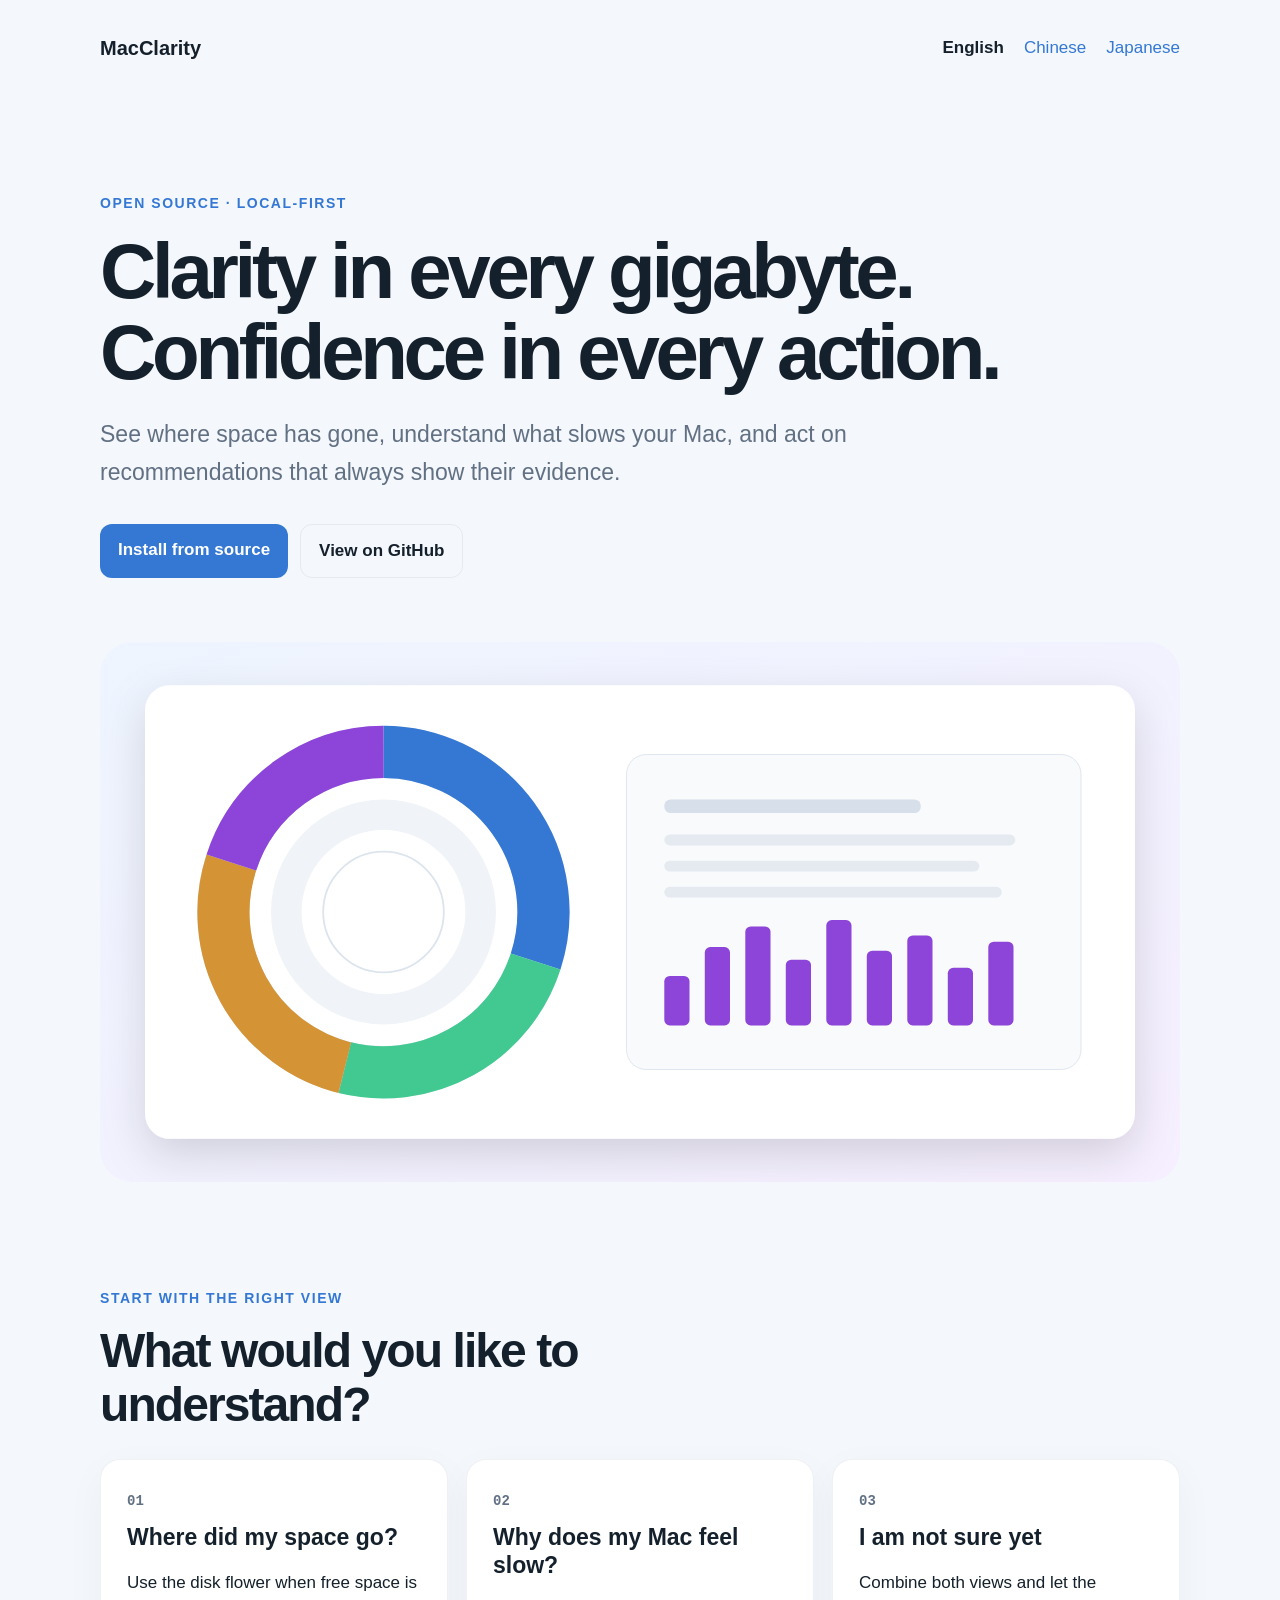
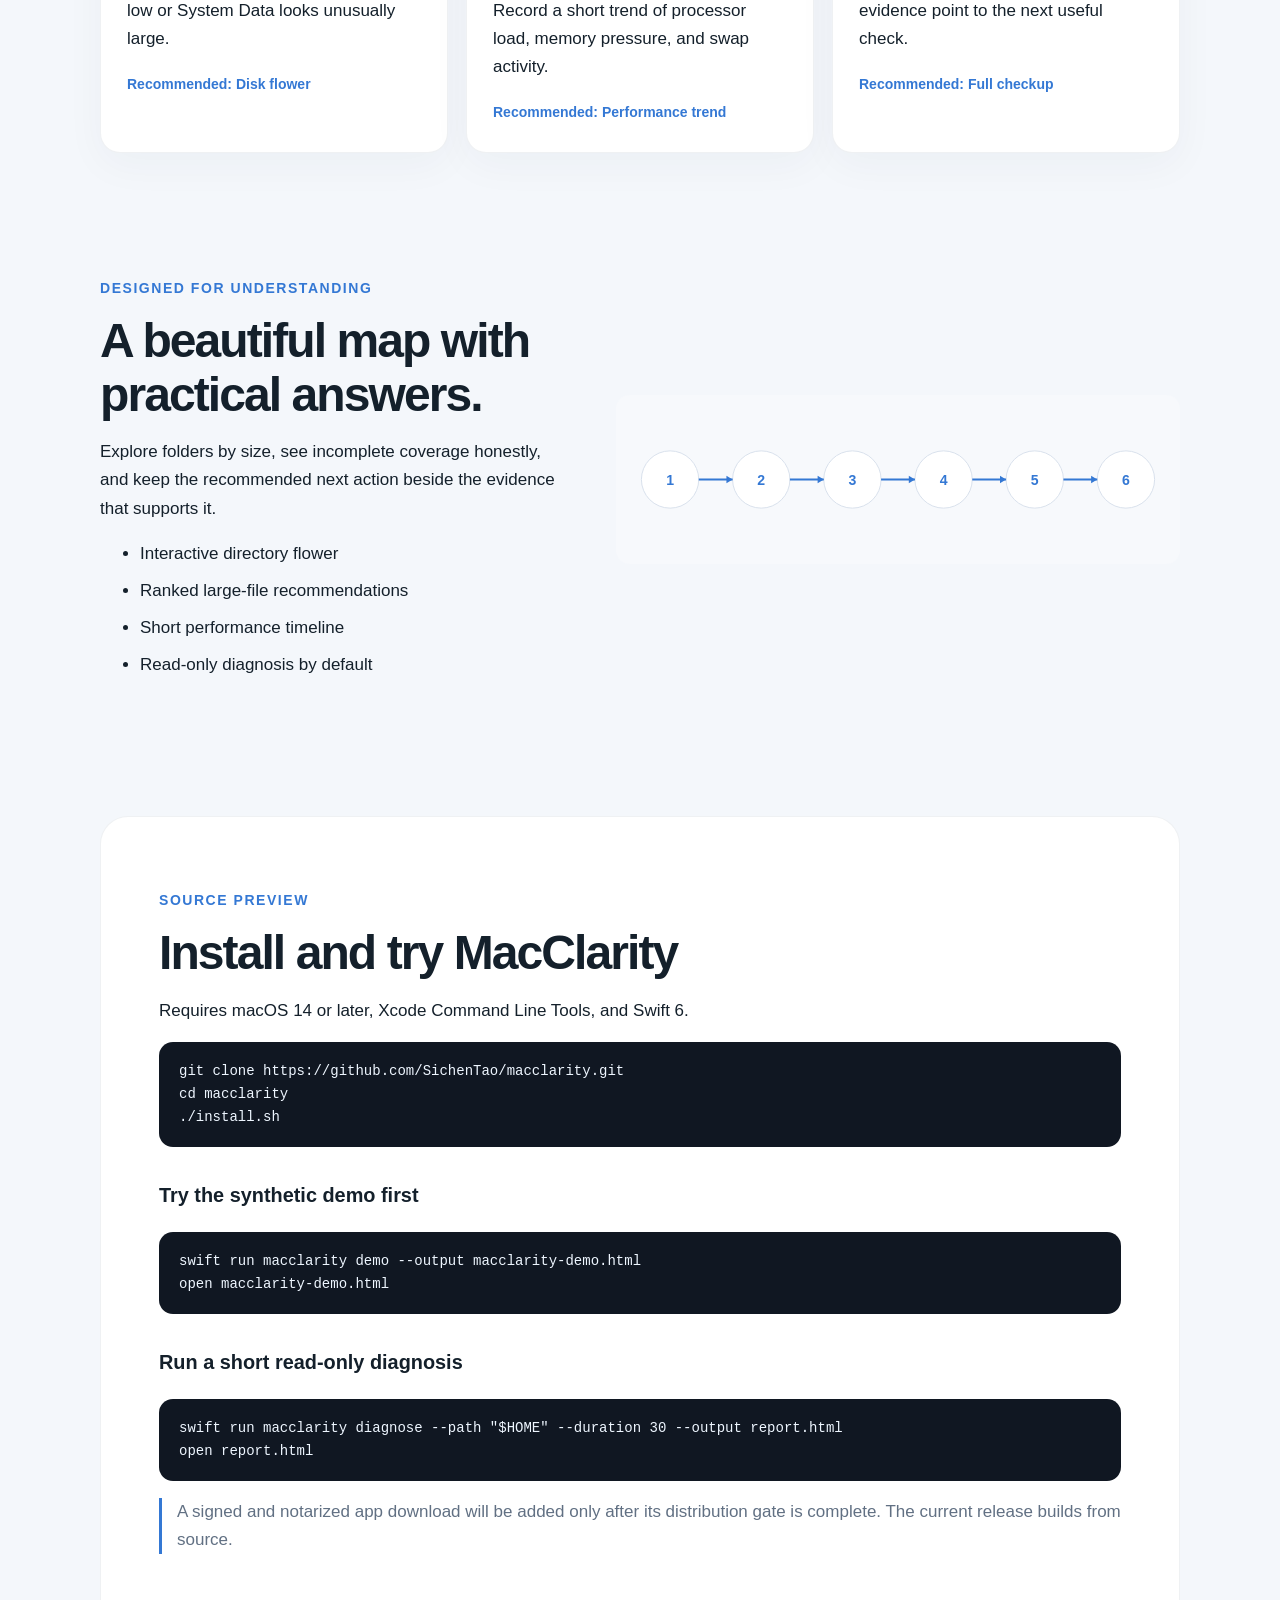
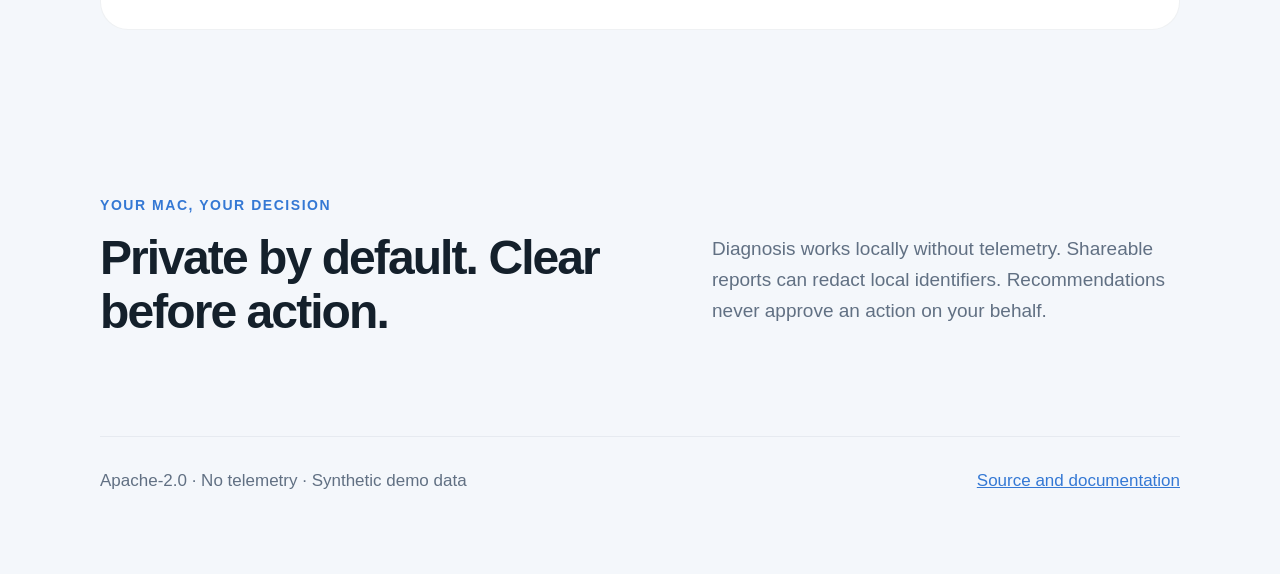
<file: docs/en/index.html>
<!doctype html><html lang="en"><head><meta charset="utf-8"><meta name="viewport" content="width=device-width,initial-scale=1"><meta name="description" content="Local-first Mac storage and performance diagnostics"><title>MacClarity — See your Mac clearly</title><link rel="stylesheet" href="../site.css"></head><body><main>
<nav><a class="brand" href="./">MacClarity</a><span><strong>English</strong><a href="../zh/">Chinese</a><a href="../ja/">Japanese</a></span></nav>
<section class="hero"><p class="eyebrow">OPEN SOURCE · LOCAL-FIRST</p><h1>Clarity in every gigabyte.<br>Confidence in every action.</h1><p>See where space has gone, understand what slows your Mac, and act on recommendations that always show their evidence.</p><div class="actions"><a class="button" href="#install">Install from source</a><a class="button secondary" href="https://github.com/SichenTao/macclarity">View on GitHub</a></div></section>
<img class="hero-art" src="../assets/hero.svg" alt="A colorful disk flower beside a compact performance chart">
<section id="choose"><div class="section-head"><p class="eyebrow">START WITH THE RIGHT VIEW</p><h2>What would you like to understand?</h2></div><div class="features"><article><span class="number">01</span><h3>Where did my space go?</h3><p>Use the disk flower when free space is low or System Data looks unusually large.</p><b>Recommended: Disk flower</b></article><article><span class="number">02</span><h3>Why does my Mac feel slow?</h3><p>Record a short trend of processor load, memory pressure, and swap activity.</p><b>Recommended: Performance trend</b></article><article><span class="number">03</span><h3>I am not sure yet</h3><p>Combine both views and let the evidence point to the next useful check.</p><b>Recommended: Full checkup</b></article></div></section>
<section class="showcase"><div><p class="eyebrow">DESIGNED FOR UNDERSTANDING</p><h2>A beautiful map with practical answers.</h2><p>Explore folders by size, see incomplete coverage honestly, and keep the recommended next action beside the evidence that supports it.</p><ul><li>Interactive directory flower</li><li>Ranked large-file recommendations</li><li>Short performance timeline</li><li>Read-only diagnosis by default</li></ul></div><img src="../assets/diagnosis-flow.svg" alt="Six stages from measurement to verified action"></section>
<section id="install" class="install"><p class="eyebrow">SOURCE PREVIEW</p><h2>Install and try MacClarity</h2><p>Requires macOS 14 or later, Xcode Command Line Tools, and Swift 6.</p><pre><code>git clone https://github.com/SichenTao/macclarity.git
cd macclarity
./install.sh</code></pre><h3>Try the synthetic demo first</h3><pre><code>swift run macclarity demo --output macclarity-demo.html
open macclarity-demo.html</code></pre><h3>Run a short read-only diagnosis</h3><pre><code>swift run macclarity diagnose --path "$HOME" --duration 30 --output report.html
open report.html</code></pre><p class="note">A signed and notarized app download will be added only after its distribution gate is complete. The current release builds from source.</p></section>
<section class="trust"><div><p class="eyebrow">YOUR MAC, YOUR DECISION</p><h2>Private by default. Clear before action.</h2></div><p>Diagnosis works locally without telemetry. Shareable reports can redact local identifiers. Recommendations never approve an action on your behalf.</p></section>
<footer><span>Apache-2.0 · No telemetry · Synthetic demo data</span><a href="https://github.com/SichenTao/macclarity">Source and documentation</a></footer></main></body></html>
</file>
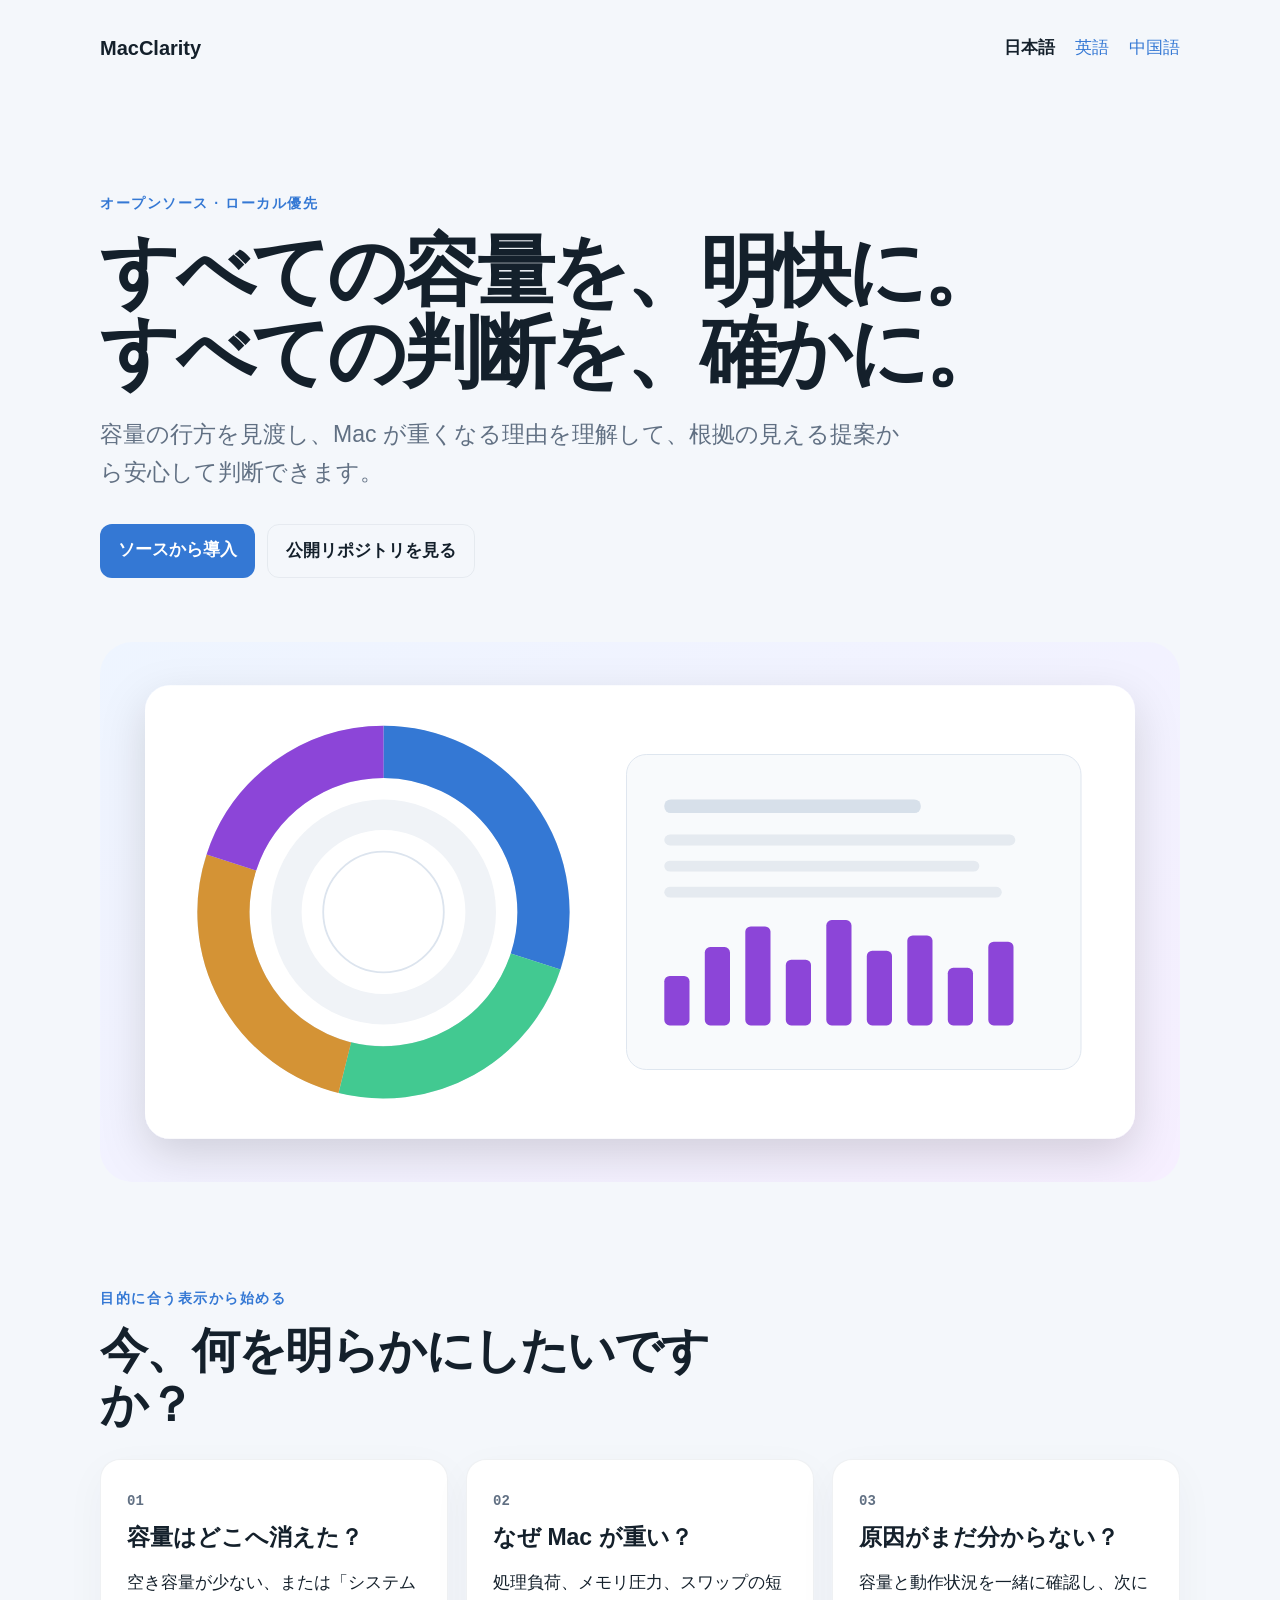
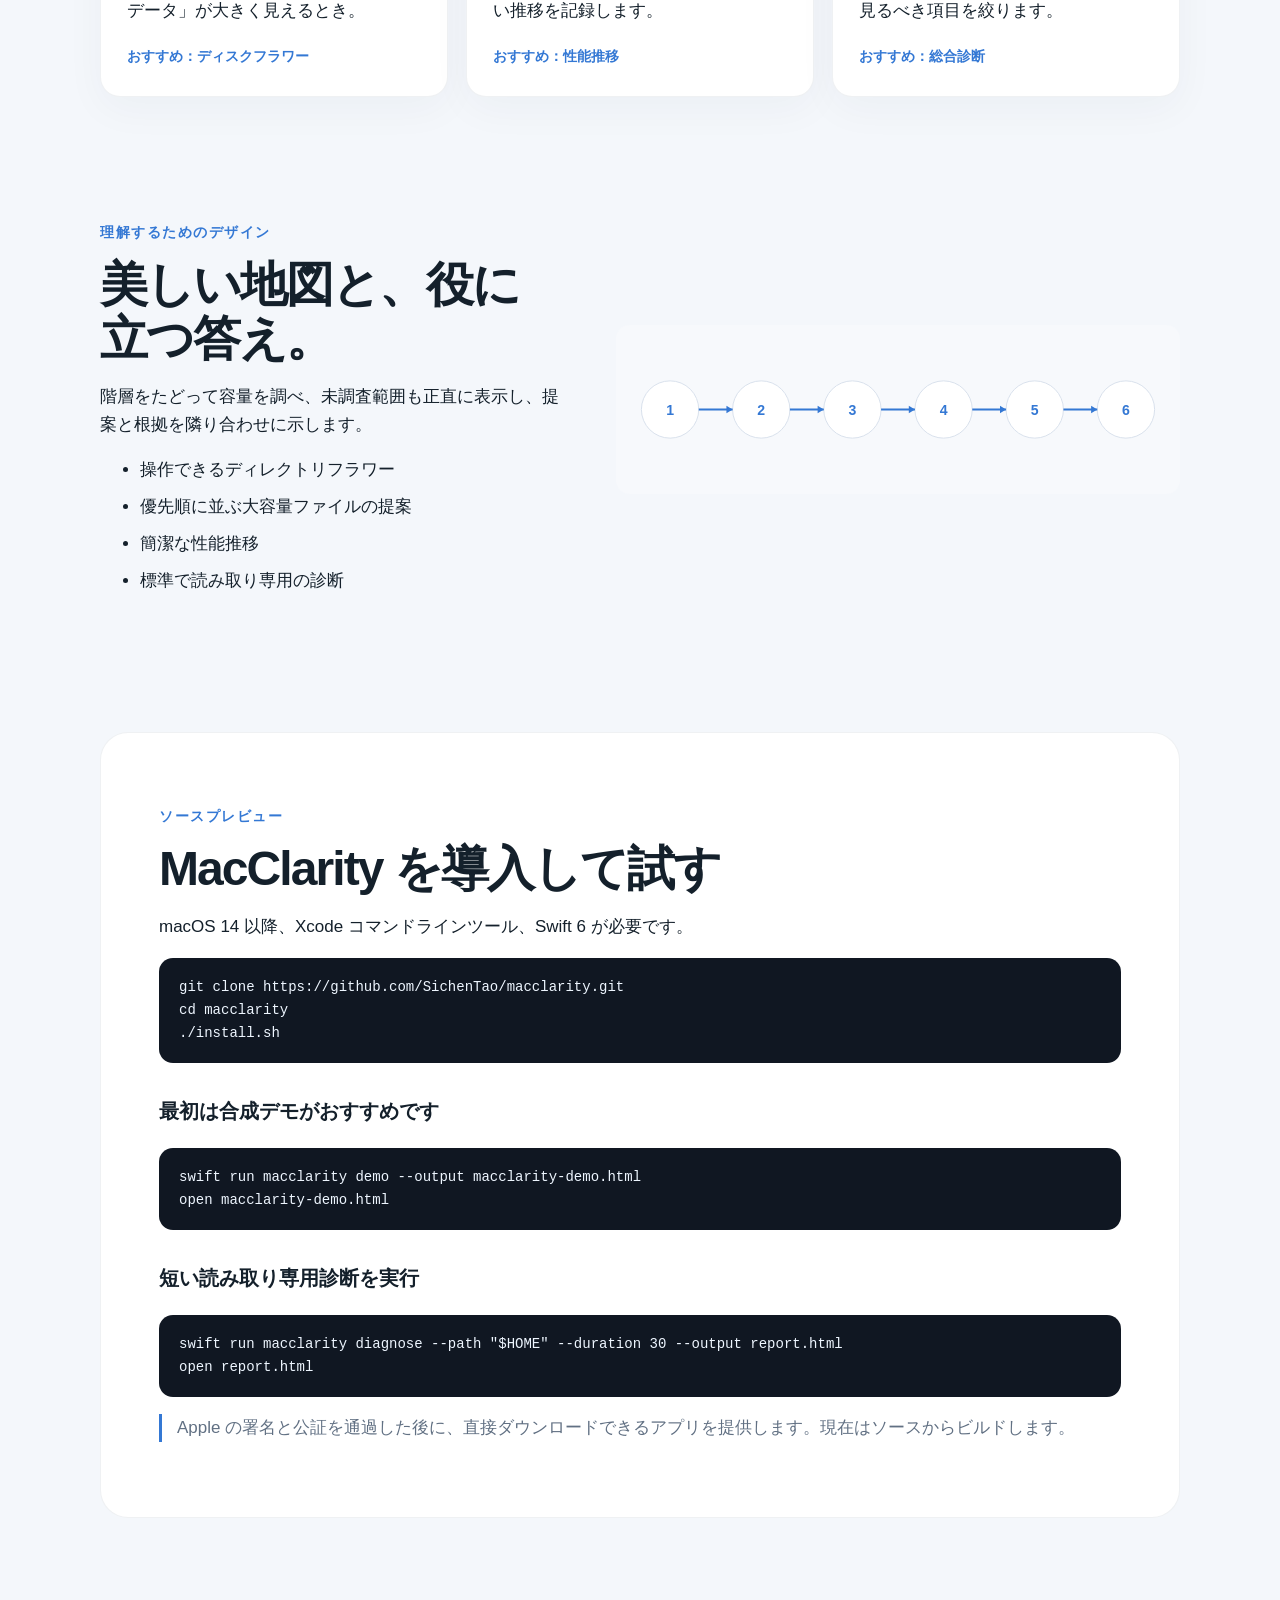
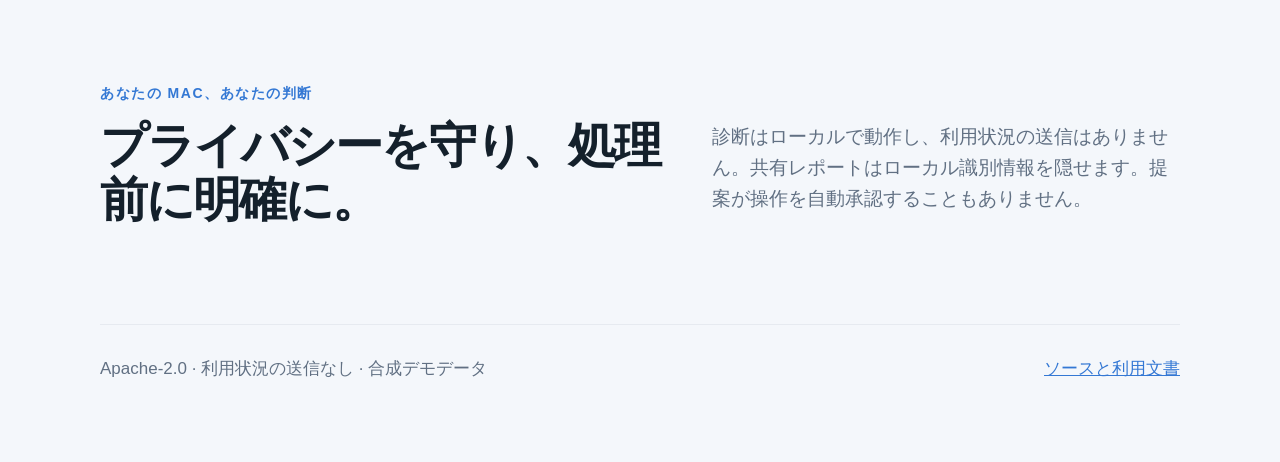
<file: docs/ja/index.html>
<!doctype html><html lang="ja"><head><meta charset="utf-8"><meta name="viewport" content="width=device-width,initial-scale=1"><meta name="description" content="ローカル優先の Mac 容量・性能診断"><title>MacClarity — Mac を明快に</title><link rel="stylesheet" href="../site.css"></head><body><main>
<nav><a class="brand" href="./">MacClarity</a><span><strong>日本語</strong><a href="../en/">英語</a><a href="../zh/">中国語</a></span></nav>
<section class="hero"><p class="eyebrow">オープンソース · ローカル優先</p><h1>すべての容量を、明快に。<br>すべての判断を、確かに。</h1><p>容量の行方を見渡し、Mac が重くなる理由を理解して、根拠の見える提案から安心して判断できます。</p><div class="actions"><a class="button" href="#install">ソースから導入</a><a class="button secondary" href="https://github.com/SichenTao/macclarity">公開リポジトリを見る</a></div></section>
<img class="hero-art" src="../assets/hero.svg" alt="色鮮やかなディスクフラワーと簡潔な性能推移図">
<section id="choose"><div class="section-head"><p class="eyebrow">目的に合う表示から始める</p><h2>今、何を明らかにしたいですか？</h2></div><div class="features"><article><span class="number">01</span><h3>容量はどこへ消えた？</h3><p>空き容量が少ない、または「システムデータ」が大きく見えるとき。</p><b>おすすめ：ディスクフラワー</b></article><article><span class="number">02</span><h3>なぜ Mac が重い？</h3><p>処理負荷、メモリ圧力、スワップの短い推移を記録します。</p><b>おすすめ：性能推移</b></article><article><span class="number">03</span><h3>原因がまだ分からない？</h3><p>容量と動作状況を一緒に確認し、次に見るべき項目を絞ります。</p><b>おすすめ：総合診断</b></article></div></section>
<section class="showcase"><div><p class="eyebrow">理解するためのデザイン</p><h2>美しい地図と、役に立つ答え。</h2><p>階層をたどって容量を調べ、未調査範囲も正直に表示し、提案と根拠を隣り合わせに示します。</p><ul><li>操作できるディレクトリフラワー</li><li>優先順に並ぶ大容量ファイルの提案</li><li>簡潔な性能推移</li><li>標準で読み取り専用の診断</li></ul></div><img src="../assets/diagnosis-flow.svg" alt="測定から処理後の確認までの六段階"></section>
<section id="install" class="install"><p class="eyebrow">ソースプレビュー</p><h2>MacClarity を導入して試す</h2><p>macOS 14 以降、Xcode コマンドラインツール、Swift 6 が必要です。</p><pre><code>git clone https://github.com/SichenTao/macclarity.git
cd macclarity
./install.sh</code></pre><h3>最初は合成デモがおすすめです</h3><pre><code>swift run macclarity demo --output macclarity-demo.html
open macclarity-demo.html</code></pre><h3>短い読み取り専用診断を実行</h3><pre><code>swift run macclarity diagnose --path "$HOME" --duration 30 --output report.html
open report.html</code></pre><p class="note">Apple の署名と公証を通過した後に、直接ダウンロードできるアプリを提供します。現在はソースからビルドします。</p></section>
<section class="trust"><div><p class="eyebrow">あなたの Mac、あなたの判断</p><h2>プライバシーを守り、処理前に明確に。</h2></div><p>診断はローカルで動作し、利用状況の送信はありません。共有レポートはローカル識別情報を隠せます。提案が操作を自動承認することもありません。</p></section>
<footer><span>Apache-2.0 · 利用状況の送信なし · 合成デモデータ</span><a href="https://github.com/SichenTao/macclarity">ソースと利用文書</a></footer></main></body></html>
</file>
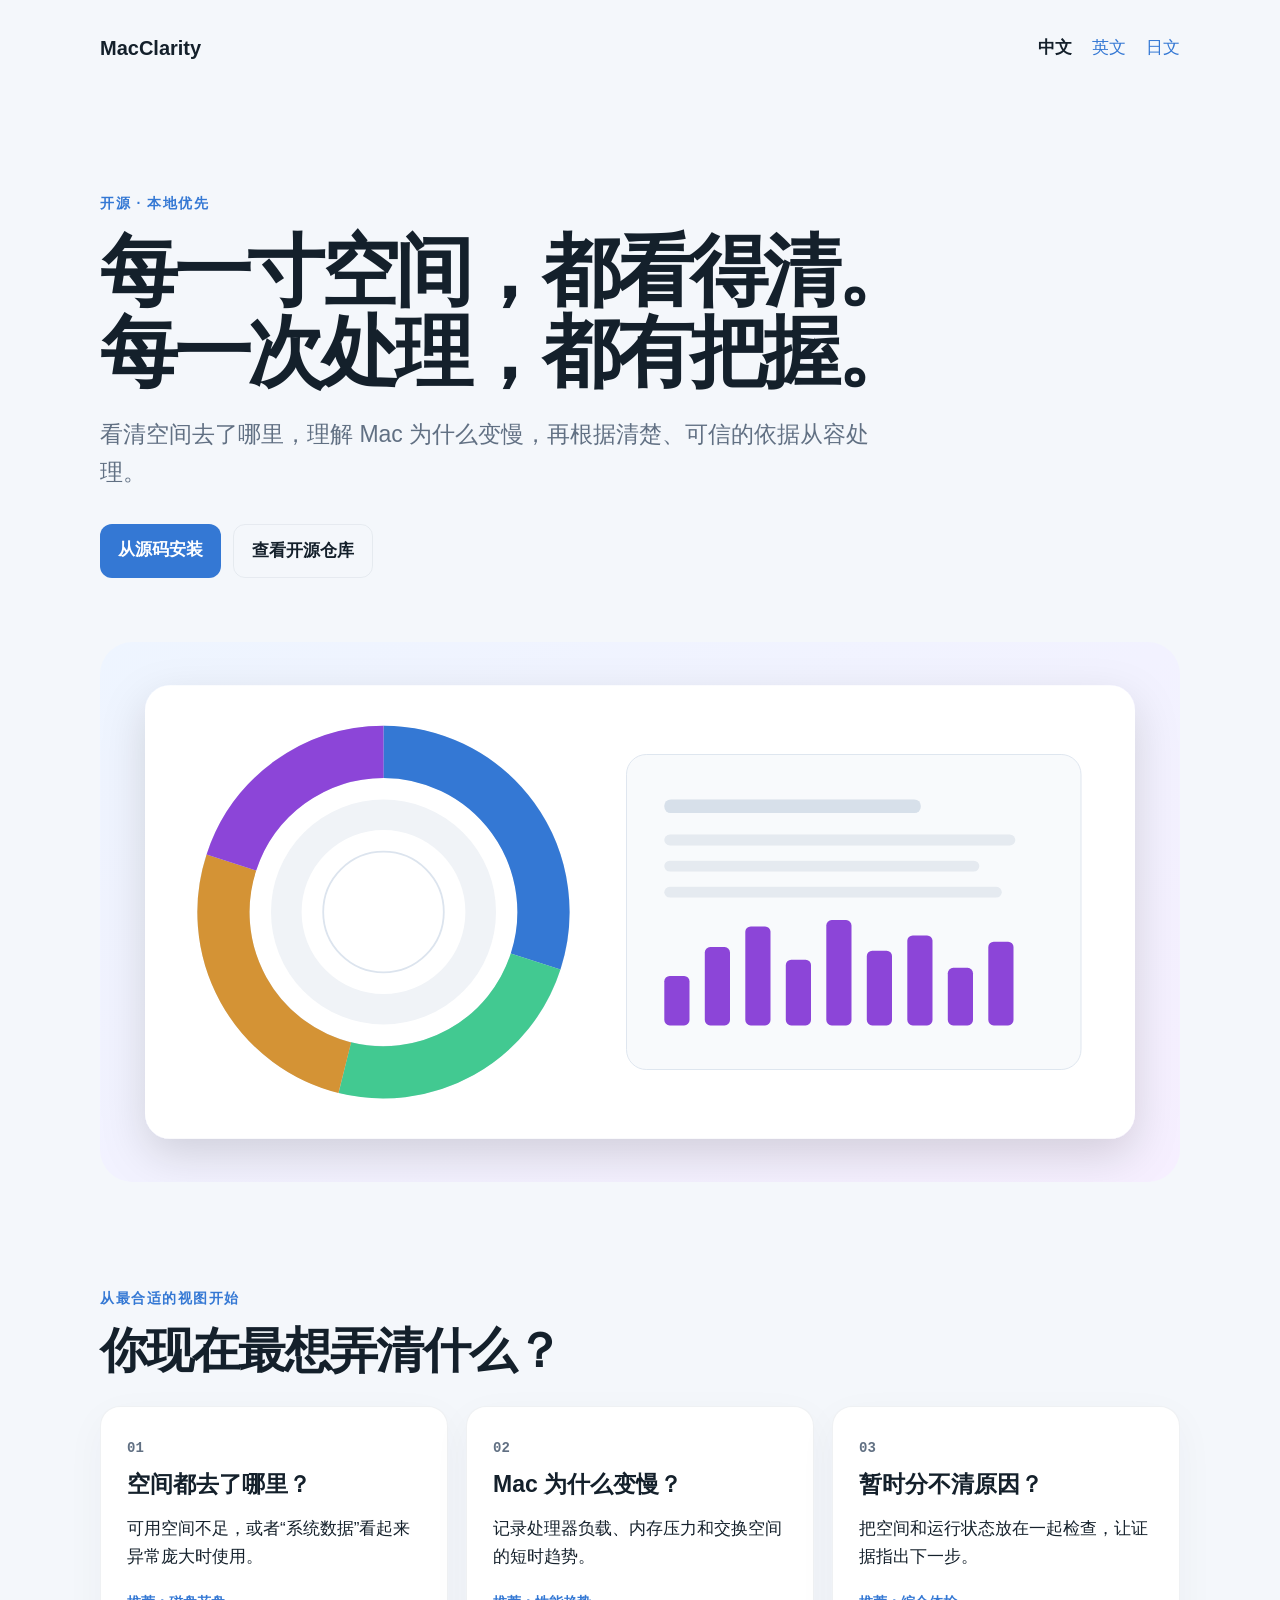
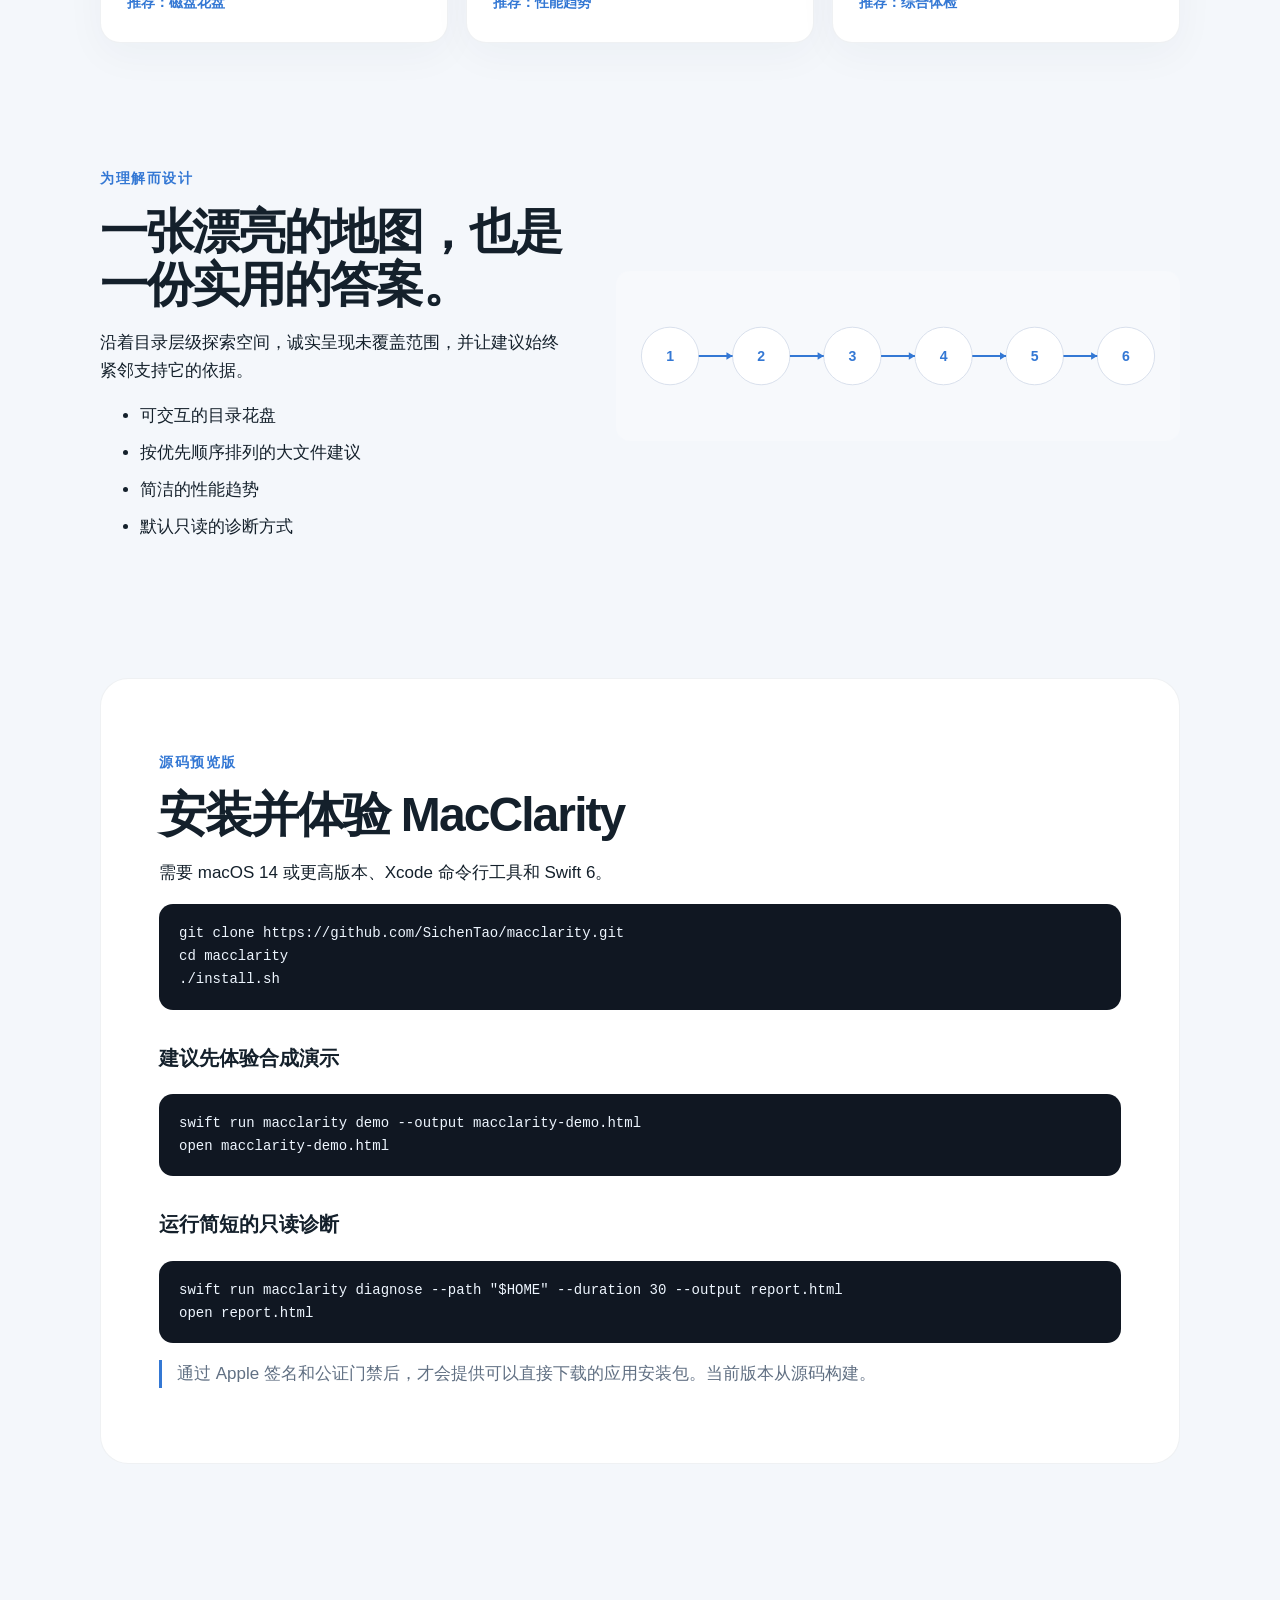
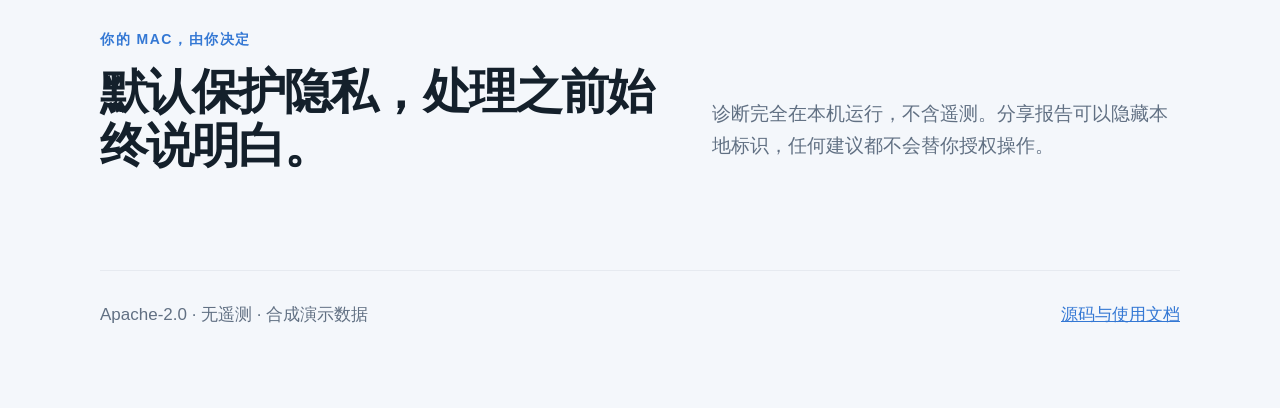
<file: docs/zh/index.html>
<!doctype html><html lang="zh-CN"><head><meta charset="utf-8"><meta name="viewport" content="width=device-width,initial-scale=1"><meta name="description" content="本地优先的 Mac 空间与性能诊断"><title>MacClarity — 看清你的 Mac</title><link rel="stylesheet" href="../site.css"></head><body><main>
<nav><a class="brand" href="./">MacClarity</a><span><strong>中文</strong><a href="../en/">英文</a><a href="../ja/">日文</a></span></nav>
<section class="hero"><p class="eyebrow">开源 · 本地优先</p><h1>每一寸空间，都看得清。<br>每一次处理，都有把握。</h1><p>看清空间去了哪里，理解 Mac 为什么变慢，再根据清楚、可信的依据从容处理。</p><div class="actions"><a class="button" href="#install">从源码安装</a><a class="button secondary" href="https://github.com/SichenTao/macclarity">查看开源仓库</a></div></section>
<img class="hero-art" src="../assets/hero.svg" alt="彩色磁盘花盘与简洁的性能趋势图">
<section id="choose"><div class="section-head"><p class="eyebrow">从最合适的视图开始</p><h2>你现在最想弄清什么？</h2></div><div class="features"><article><span class="number">01</span><h3>空间都去了哪里？</h3><p>可用空间不足，或者“系统数据”看起来异常庞大时使用。</p><b>推荐：磁盘花盘</b></article><article><span class="number">02</span><h3>Mac 为什么变慢？</h3><p>记录处理器负载、内存压力和交换空间的短时趋势。</p><b>推荐：性能趋势</b></article><article><span class="number">03</span><h3>暂时分不清原因？</h3><p>把空间和运行状态放在一起检查，让证据指出下一步。</p><b>推荐：综合体检</b></article></div></section>
<section class="showcase"><div><p class="eyebrow">为理解而设计</p><h2>一张漂亮的地图，也是一份实用的答案。</h2><p>沿着目录层级探索空间，诚实呈现未覆盖范围，并让建议始终紧邻支持它的依据。</p><ul><li>可交互的目录花盘</li><li>按优先顺序排列的大文件建议</li><li>简洁的性能趋势</li><li>默认只读的诊断方式</li></ul></div><img src="../assets/diagnosis-flow.svg" alt="从测量到验证处理的六个阶段"></section>
<section id="install" class="install"><p class="eyebrow">源码预览版</p><h2>安装并体验 MacClarity</h2><p>需要 macOS 14 或更高版本、Xcode 命令行工具和 Swift 6。</p><pre><code>git clone https://github.com/SichenTao/macclarity.git
cd macclarity
./install.sh</code></pre><h3>建议先体验合成演示</h3><pre><code>swift run macclarity demo --output macclarity-demo.html
open macclarity-demo.html</code></pre><h3>运行简短的只读诊断</h3><pre><code>swift run macclarity diagnose --path "$HOME" --duration 30 --output report.html
open report.html</code></pre><p class="note">通过 Apple 签名和公证门禁后，才会提供可以直接下载的应用安装包。当前版本从源码构建。</p></section>
<section class="trust"><div><p class="eyebrow">你的 Mac，由你决定</p><h2>默认保护隐私，处理之前始终说明白。</h2></div><p>诊断完全在本机运行，不含遥测。分享报告可以隐藏本地标识，任何建议都不会替你授权操作。</p></section>
<footer><span>Apache-2.0 · 无遥测 · 合成演示数据</span><a href="https://github.com/SichenTao/macclarity">源码与使用文档</a></footer></main></body></html>
</file>
<file: docs/site.css>
:root{color-scheme:light dark;--bg:#f4f7fb;--card:#fff;--ink:#14202b;--muted:#617083;--blue:#3478d4;--line:#8795a522;--code:#101722}*{box-sizing:border-box}html{scroll-behavior:smooth}body{margin:0;background:var(--bg);color:var(--ink);font:17px/1.65 -apple-system,BlinkMacSystemFont,"Segoe UI",sans-serif}main{max-width:1140px;margin:auto;padding:24px 30px}nav{display:flex;justify-content:space-between;align-items:center;padding:8px 0}nav span{display:flex;gap:20px;align-items:center}.brand{color:var(--ink);font-size:20px;font-weight:800;text-decoration:none}a{color:var(--blue)}nav a{text-decoration:none}.hero{padding:105px 0 54px;max-width:940px}.eyebrow{font-size:14px;font-weight:800;color:var(--blue);letter-spacing:.11em;text-transform:uppercase}.hero h1{font-size:clamp(44px,7vw,78px);line-height:1.04;letter-spacing:-.055em;margin:.2em 0}.hero>p:not(.eyebrow){font-size:23px;color:var(--muted);max-width:800px}.actions{display:flex;gap:12px;margin-top:32px;flex-wrap:wrap}.button{display:inline-block;background:var(--blue);color:#fff;text-decoration:none;font-weight:750;padding:12px 18px;border-radius:12px}.button.secondary{background:transparent;color:var(--ink);border:1px solid var(--line)}.hero-art{display:block;width:100%;margin:10px 0 105px}.section-head{max-width:700px;margin-bottom:28px}.section-head h2,.showcase h2,.install h2,.trust h2{font-size:clamp(30px,4vw,48px);line-height:1.12;letter-spacing:-.04em;margin:.15em 0}.features{display:grid;grid-template-columns:repeat(3,1fr);gap:18px;margin-bottom:110px}.features article{background:var(--card);padding:26px;border-radius:20px;border:1px solid var(--line);box-shadow:0 12px 40px #2333480a}.features h3{font-size:23px;line-height:1.2;margin:10px 0}.features b{color:var(--blue);font-size:14px}.number{font:700 14px ui-monospace,SFMono-Regular,monospace;color:var(--muted)}.showcase{display:grid;grid-template-columns:.9fr 1.1fr;gap:54px;align-items:center;margin:80px 0 120px}.showcase img{width:100%}.showcase li{margin:9px 0}.install{background:var(--card);border:1px solid var(--line);border-radius:28px;padding:clamp(25px,5vw,58px);margin:80px 0}.install h3{margin-top:32px}.install pre{overflow:auto;background:var(--code);color:#eef6ff;padding:18px 20px;border-radius:14px;font:14px/1.65 ui-monospace,SFMono-Regular,monospace}.note{color:var(--muted);border-left:3px solid var(--blue);padding-left:15px}.trust{display:grid;grid-template-columns:1.1fr .9fr;gap:40px;align-items:end;padding:70px 0 90px}.trust>p{color:var(--muted);font-size:19px}footer{border-top:1px solid var(--line);padding:30px 0 55px;display:flex;justify-content:space-between;color:var(--muted)}@media(prefers-color-scheme:dark){:root{--bg:#10151c;--card:#181f28;--ink:#f4f7fb;--muted:#aab5c4;--line:#71809633}}@media(max-width:760px){main{padding:18px}nav span{gap:10px;font-size:14px}.hero{padding-top:65px}.features,.showcase,.trust{grid-template-columns:1fr}.features{margin-bottom:70px}.showcase{gap:20px;margin-bottom:70px}.hero-art{margin-bottom:70px}footer{display:grid;gap:8px}}
</file>
